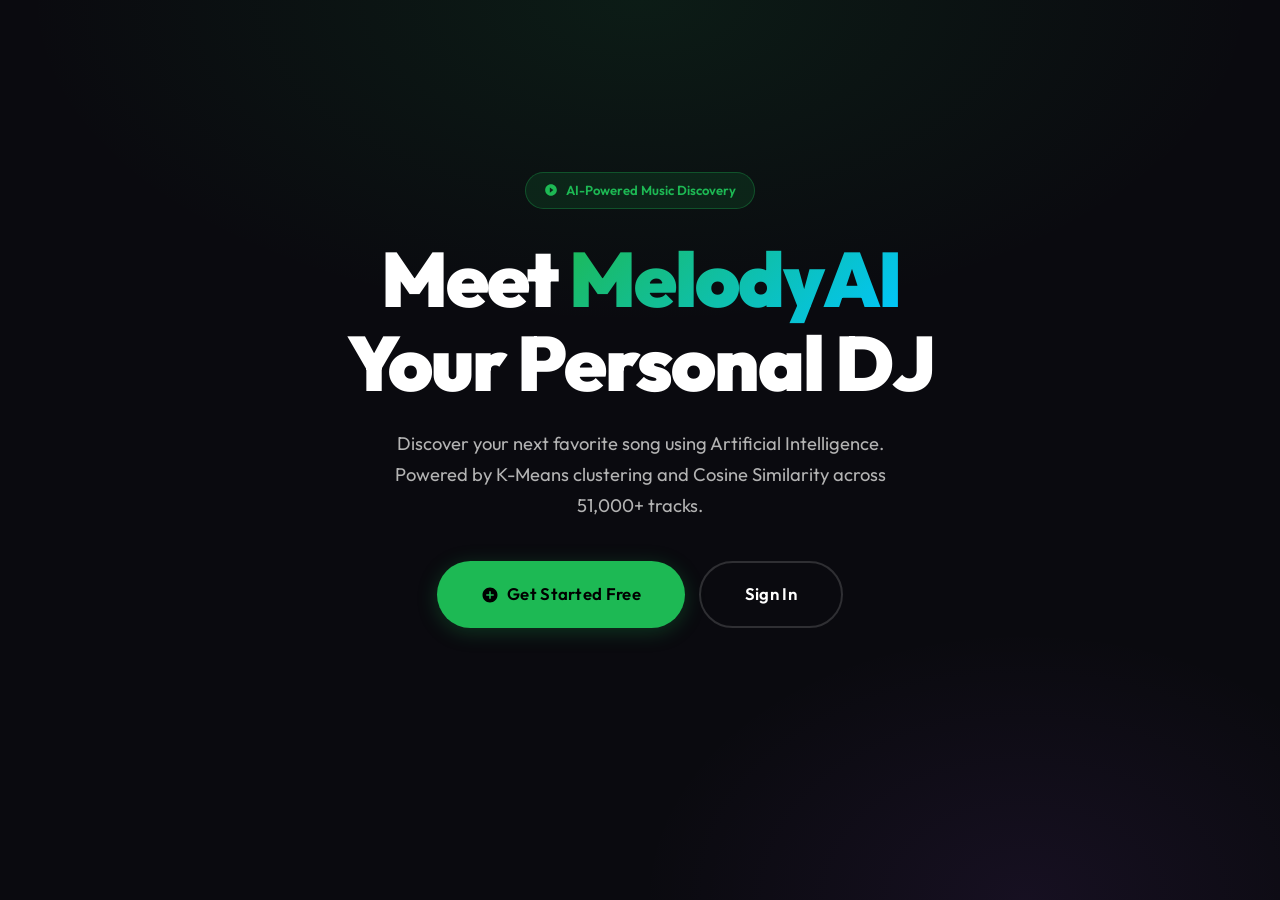
<file: templates/index.html>
<!DOCTYPE html>
<html lang="en">
<head>
  <meta charset="UTF-8" />
  <meta name="viewport" content="width=device-width, initial-scale=1.0" />
  <title>MelodyAI — AI Powered Song Recommendations</title>
  <meta name="description" content="Discover your next favorite song using Artificial Intelligence. MelodyAI recommends songs you'll love based on your taste." />
  <link rel="stylesheet" href="/static/css/style.css" />
</head>
<body>

<!-- Floating music notes background -->
<div class="notes-bg" id="notesBg"></div>

<!-- Landing Hero -->
<section class="landing">

  <div class="landing-badge">
    <svg width="14" height="14" viewBox="0 0 24 24" fill="currentColor">
      <path d="M12 2C6.48 2 2 6.48 2 12s4.48 10 10 10 10-4.48 10-10S17.52 2 12 2zm-2 14.5v-9l6 4.5-6 4.5z"/>
    </svg>
    AI-Powered Music Discovery
  </div>

  <h1>
    Meet <span class="highlight">MelodyAI</span><br/>
    Your Personal DJ
  </h1>

  <p class="tagline">
    Discover your next favorite song using Artificial Intelligence.
    Powered by K-Means clustering and Cosine Similarity across 51,000+ tracks.
  </p>

  <div class="landing-actions">
    <a href="/auth?mode=signup" class="btn btn-primary btn-lg" id="btn-signup">
      <svg width="18" height="18" viewBox="0 0 24 24" fill="currentColor">
        <path d="M12 2C6.48 2 2 6.48 2 12s4.48 10 10 10 10-4.48 10-10S17.52 2 12 2zm5 11h-4v4h-2v-4H7v-2h4V7h2v4h4v2z"/>
      </svg>
      Get Started Free
    </a>
    <a href="/auth?mode=login" class="btn btn-outline btn-lg" id="btn-login">
      Sign In
    </a>
  </div>

  <!-- Audio Visualizer -->
  <div class="visualizer" id="visualizer"></div>

</section>

<!-- Toast Container -->
<div id="toast-container"></div>

<script>
  /* ── Redirect if already logged in ── */
  const user = localStorage.getItem('melody_user');
  if (user) { window.location.href = '/favorites'; }

  /* ── Generate floating music notes ── */
  const notesBg = document.getElementById('notesBg');
  const noteChars = ['♩','♪','♫','♬','🎵','🎶','🎼'];
  for (let i = 0; i < 22; i++) {
    const note = document.createElement('span');
    note.className = 'note';
    note.textContent = noteChars[Math.floor(Math.random() * noteChars.length)];
    note.style.left = Math.random() * 100 + '%';
    note.style.top  = (80 + Math.random() * 30) + '%';
    const dur  = 9 + Math.random() * 14;
    const delay = Math.random() * 12;
    note.style.animationDuration = dur + 's';
    note.style.animationDelay   = delay + 's';
    note.style.fontSize = (1.2 + Math.random() * 1.8) + 'rem';
    notesBg.appendChild(note);
  }

  /* ── Build audio visualizer bars ── */
  const vis = document.getElementById('visualizer');
  const barCount = 28;
  for (let i = 0; i < barCount; i++) {
    const bar = document.createElement('div');
    bar.className = 'bar';
    const dur   = 0.6 + Math.random() * 0.9;
    const delay = Math.random() * 0.7;
    const maxH  = 18 + Math.random() * 36;
    bar.style.animationDuration = dur + 's';
    bar.style.animationDelay   = delay + 's';
    bar.style.setProperty('--max-h', maxH + 'px');
    vis.appendChild(bar);
  }
</script>
</body>
</html>
</file>
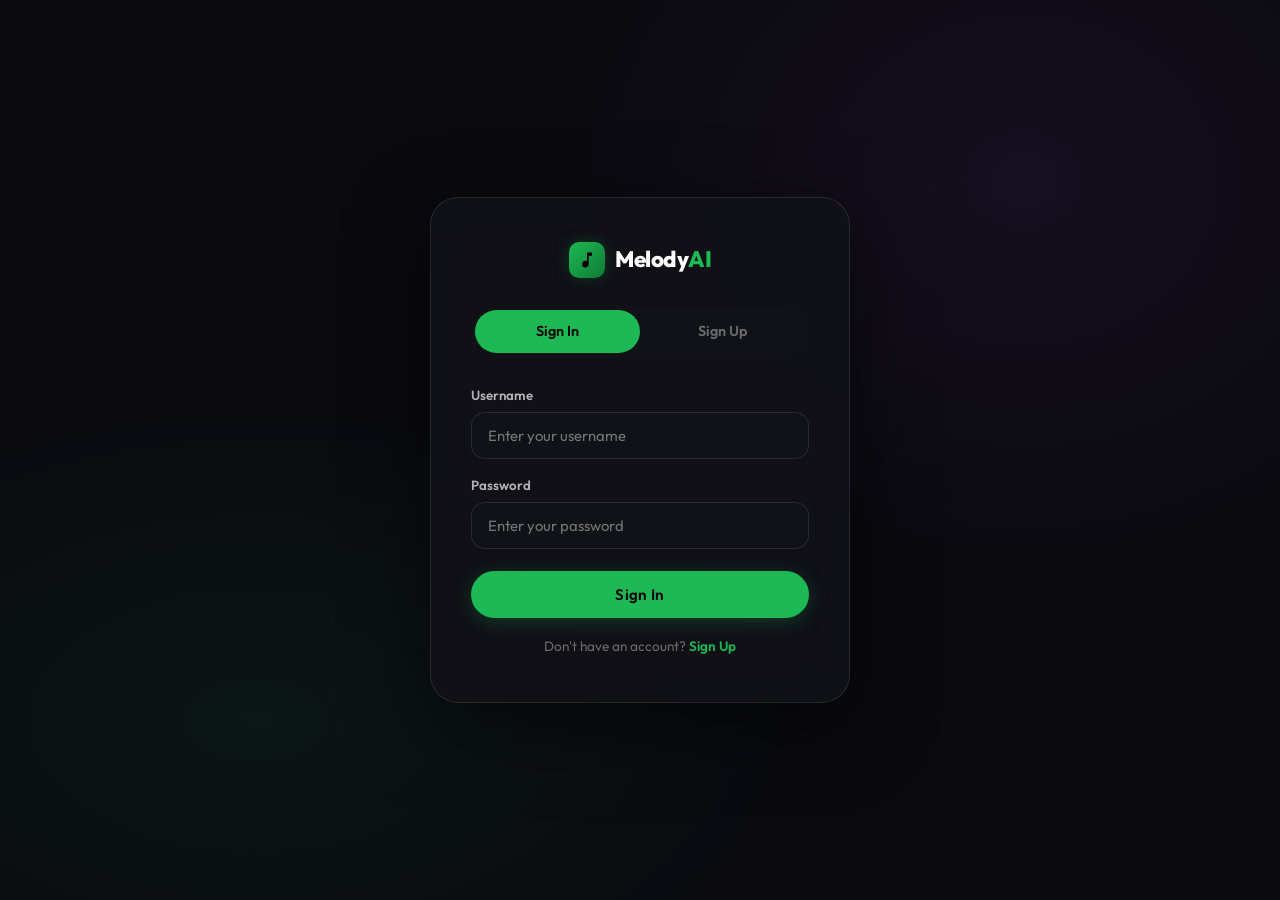
<file: templates/auth.html>
<!DOCTYPE html>
<html lang="en">
<head>
  <meta charset="UTF-8" />
  <meta name="viewport" content="width=device-width, initial-scale=1.0" />
  <title>MelodyAI — Sign In / Sign Up</title>
  <meta name="description" content="Sign in or create your MelodyAI account to start discovering music with AI." />
  <link rel="stylesheet" href="/static/css/style.css" />
</head>
<body>

<div class="auth-container">
  <div class="auth-card">

    <!-- Logo -->
    <div class="auth-logo">
      <div class="logo-icon">
        <svg viewBox="0 0 24 24"><path d="M12 3v10.55c-.59-.34-1.27-.55-2-.55-2.21 0-4 1.79-4 4s1.79 4 4 4 4-1.79 4-4V7h4V3h-6z"/></svg>
      </div>
      <span style="font-size:1.4rem;font-weight:800;letter-spacing:-0.5px;">Melody<span style="color:var(--accent)">AI</span></span>
    </div>

    <!-- Tabs -->
    <div class="auth-tabs">
      <div class="auth-tab" id="tab-login" onclick="switchTab('login')">Sign In</div>
      <div class="auth-tab" id="tab-signup" onclick="switchTab('signup')">Sign Up</div>
    </div>

    <!-- LOGIN FORM -->
    <form id="form-login" onsubmit="handleLogin(event)" novalidate>
      <div class="form-group">
        <label class="form-label" for="login-username">Username</label>
        <input class="form-input" type="text" id="login-username" placeholder="Enter your username" autocomplete="username" />
        <span class="form-error" id="login-username-err">Username is required.</span>
      </div>
      <div class="form-group">
        <label class="form-label" for="login-password">Password</label>
        <input class="form-input" type="password" id="login-password" placeholder="Enter your password" autocomplete="current-password" />
        <span class="form-error" id="login-password-err">Password is required.</span>
      </div>
      <div class="form-error visible" id="login-general-err" style="margin-bottom:14px;display:none;"></div>
      <button type="submit" class="btn btn-primary" style="width:100%;margin-top:6px;" id="login-btn">
        Sign In
      </button>
      <p style="text-align:center;margin-top:18px;font-size:0.85rem;color:var(--text-muted);">
        Don't have an account? <span style="color:var(--accent);cursor:pointer;font-weight:600;" onclick="switchTab('signup')">Sign Up</span>
      </p>
    </form>

    <!-- SIGNUP FORM -->
    <form id="form-signup" onsubmit="handleSignup(event)" novalidate style="display:none;">
      <div class="form-group">
        <label class="form-label" for="signup-name">Display Name</label>
        <input class="form-input" type="text" id="signup-name" placeholder="How should we call you?" autocomplete="name" />
        <span class="form-error" id="signup-name-err">Name is required.</span>
      </div>
      <div class="form-group">
        <label class="form-label" for="signup-username">Username</label>
        <input class="form-input" type="text" id="signup-username" placeholder="Choose a username" autocomplete="username" />
        <span class="form-error" id="signup-username-err">Username is required.</span>
      </div>
      <div class="form-group">
        <label class="form-label" for="signup-password">Password</label>
        <input class="form-input" type="password" id="signup-password" placeholder="Create a password" autocomplete="new-password" />
        <span class="form-error" id="signup-password-err">Password must be at least 6 characters.</span>
      </div>
      <div class="form-error" id="signup-general-err" style="margin-bottom:14px;display:none;"></div>
      <button type="submit" class="btn btn-primary" style="width:100%;margin-top:6px;" id="signup-btn">
        Create Account
      </button>
      <p style="text-align:center;margin-top:18px;font-size:0.85rem;color:var(--text-muted);">
        Already have an account? <span style="color:var(--accent);cursor:pointer;font-weight:600;" onclick="switchTab('login')">Sign In</span>
      </p>
    </form>

  </div>
</div>

<div id="toast-container"></div>

<script src="/static/js/auth.js"></script>
</body>
</html>
</file>
<file: static/css/style.css>
/* ════════════════════════════════════════════
   MelodyAI — Global Design System
   Spotify-inspired dark theme
   ════════════════════════════════════════════ */

@import url('https://fonts.googleapis.com/css2?family=Outfit:wght@300;400;500;600;700;800;900&display=swap');

/* ── Design Tokens ── */
:root {
  --bg-primary:    #0a0a0f;
  --bg-secondary:  #111118;
  --bg-card:       rgba(255,255,255,0.05);
  --bg-card-hover: rgba(255,255,255,0.09);
  --glass-border:  rgba(255,255,255,0.10);
  --glass-strong:  rgba(255,255,255,0.15);

  --accent:        #1db954;
  --accent-dim:    #17a347;
  --accent-glow:   rgba(29,185,84,0.25);
  --accent-glow-strong: rgba(29,185,84,0.45);

  --purple:        #a855f7;
  --purple-glow:   rgba(168,85,247,0.20);

  --text-primary:  #ffffff;
  --text-secondary:#b3b3b3;
  --text-muted:    #6b6b6b;

  --error:         #f44336;
  --error-bg:      rgba(244,67,54,0.12);
  --success-bg:    rgba(29,185,84,0.12);

  --radius-sm:     8px;
  --radius-md:     14px;
  --radius-lg:     20px;
  --radius-xl:     28px;
  --radius-full:   9999px;

  --shadow-card:   0 8px 32px rgba(0,0,0,0.45);
  --shadow-glow:   0 0 40px var(--accent-glow);
  --shadow-hover:  0 16px 48px rgba(0,0,0,0.6);

  --transition:    0.25s cubic-bezier(0.4,0,0.2,1);
  --transition-slow: 0.45s cubic-bezier(0.4,0,0.2,1);
}

/* ── Reset & Base ── */
*, *::before, *::after { box-sizing: border-box; margin: 0; padding: 0; }

html { scroll-behavior: smooth; }

body {
  font-family: 'Outfit', sans-serif;
  background: var(--bg-primary);
  color: var(--text-primary);
  min-height: 100vh;
  overflow-x: hidden;
  line-height: 1.6;
}

a { text-decoration: none; color: inherit; }
img { display: block; max-width: 100%; }
button { font-family: inherit; cursor: pointer; border: none; outline: none; }
input  { font-family: inherit; outline: none; border: none; background: none; }

/* ── Scrollbar ── */
::-webkit-scrollbar { width: 6px; }
::-webkit-scrollbar-track { background: var(--bg-secondary); }
::-webkit-scrollbar-thumb { background: #333; border-radius: var(--radius-full); }
::-webkit-scrollbar-thumb:hover { background: #555; }

/* ══════════════════════════════════════════
   SHARED COMPONENTS
   ══════════════════════════════════════════ */

/* ── Buttons ── */
.btn {
  display: inline-flex;
  align-items: center;
  justify-content: center;
  gap: 8px;
  padding: 14px 32px;
  border-radius: var(--radius-full);
  font-size: 0.95rem;
  font-weight: 600;
  letter-spacing: 0.3px;
  transition: var(--transition);
  position: relative;
  overflow: hidden;
}

.btn::after {
  content: '';
  position: absolute;
  inset: 0;
  background: rgba(255,255,255,0);
  transition: var(--transition);
}

.btn:hover::after { background: rgba(255,255,255,0.08); }
.btn:active { transform: scale(0.97); }

.btn-primary {
  background: var(--accent);
  color: #000;
  box-shadow: 0 4px 20px var(--accent-glow);
}
.btn-primary:hover {
  background: #22d860;
  box-shadow: 0 6px 28px var(--accent-glow-strong);
  transform: translateY(-1px);
}

.btn-outline {
  background: transparent;
  color: var(--text-primary);
  border: 2px solid var(--glass-strong);
}
.btn-outline:hover {
  border-color: var(--accent);
  color: var(--accent);
  box-shadow: 0 0 20px var(--accent-glow);
  transform: translateY(-1px);
}

.btn-ghost {
  background: var(--bg-card);
  color: var(--text-secondary);
  border: 1px solid var(--glass-border);
}
.btn-ghost:hover {
  background: var(--bg-card-hover);
  color: var(--text-primary);
}

.btn:disabled, .btn[disabled] {
  opacity: 0.38;
  cursor: not-allowed;
  pointer-events: none;
}

.btn-lg { padding: 18px 44px; font-size: 1.05rem; }
.btn-sm { padding: 9px 20px; font-size: 0.85rem; }

/* ── Glass Card ── */
.glass-card {
  background: var(--bg-card);
  border: 1px solid var(--glass-border);
  border-radius: var(--radius-lg);
  backdrop-filter: blur(16px);
  -webkit-backdrop-filter: blur(16px);
  transition: var(--transition);
  box-shadow: var(--shadow-card);
}
.glass-card:hover {
  background: var(--bg-card-hover);
  border-color: var(--glass-strong);
  box-shadow: var(--shadow-hover);
  transform: translateY(-3px);
}

/* ── Song Cards ── */
.song-card {
  background: var(--bg-card);
  border: 1px solid var(--glass-border);
  border-radius: var(--radius-md);
  padding: 16px;
  cursor: pointer;
  transition: var(--transition);
  position: relative;
  overflow: hidden;
  display: flex;
  flex-direction: column;
  gap: 10px;
}

.song-card::before {
  content: '';
  position: absolute;
  inset: 0;
  background: linear-gradient(135deg, var(--accent-glow) 0%, transparent 60%);
  opacity: 0;
  transition: var(--transition);
}

.song-card:hover {
  border-color: var(--accent);
  box-shadow: 0 8px 32px var(--accent-glow), var(--shadow-hover);
  transform: translateY(-4px) scale(1.015);
}
.song-card:hover::before { opacity: 1; }
.song-card:active { transform: scale(0.98); }

.song-card .card-img {
  width: 100%;
  aspect-ratio: 1;
  border-radius: var(--radius-sm);
  object-fit: cover;
  position: relative;
  z-index: 1;
}

.song-card .card-img-wrap {
  position: relative;
  z-index: 1;
}

.song-card .play-overlay {
  position: absolute;
  inset: 0;
  display: flex;
  align-items: center;
  justify-content: center;
  background: rgba(0,0,0,0.4);
  border-radius: var(--radius-sm);
  opacity: 0;
  transition: var(--transition);
}

.song-card:hover .play-overlay { opacity: 1; }

.play-icon {
  width: 48px;
  height: 48px;
  background: var(--accent);
  border-radius: 50%;
  display: flex;
  align-items: center;
  justify-content: center;
  box-shadow: 0 4px 20px var(--accent-glow-strong);
  transform: scale(0.85);
  transition: var(--transition);
}
.song-card:hover .play-icon { transform: scale(1); }

.play-icon svg { width: 20px; height: 20px; fill: #000; margin-left: 2px; }

.song-card .card-info { position: relative; z-index: 1; }
.song-card .card-title {
  font-size: 0.9rem;
  font-weight: 600;
  color: var(--text-primary);
  white-space: nowrap;
  overflow: hidden;
  text-overflow: ellipsis;
  margin-bottom: 3px;
}
.song-card .card-artist {
  font-size: 0.78rem;
  color: var(--text-secondary);
  white-space: nowrap;
  overflow: hidden;
  text-overflow: ellipsis;
}

/* ── Stream Links (Spotify / YouTube) ── */
.stream-links {
  display: flex;
  gap: 7px;
  position: relative;
  z-index: 2;
  margin-top: 2px;
}

.stream-btn {
  display: inline-flex;
  align-items: center;
  gap: 5px;
  flex: 1;
  justify-content: center;
  padding: 6px 8px;
  border-radius: var(--radius-full);
  font-size: 0.72rem;
  font-weight: 700;
  letter-spacing: 0.2px;
  text-decoration: none;
  border: 1px solid transparent;
  transition: var(--transition);
  opacity: 0.70;
  cursor: pointer;
  white-space: nowrap;
}

.stream-btn svg {
  width: 11px;
  height: 11px;
  flex-shrink: 0;
}

.stream-btn.spotify {
  background: rgba(29, 185, 84, 0.12);
  border-color: rgba(29, 185, 84, 0.30);
  color: #1db954;
}

.stream-btn.spotify:hover {
  background: rgba(29, 185, 84, 0.25);
  border-color: #1db954;
  box-shadow: 0 0 12px rgba(29, 185, 84, 0.35);
  opacity: 1;
  transform: translateY(-1px);
}

.stream-btn.youtube {
  background: rgba(255, 48, 48, 0.10);
  border-color: rgba(255, 48, 48, 0.25);
  color: #ff4444;
}

.stream-btn.youtube:hover {
  background: rgba(255, 48, 48, 0.22);
  border-color: #ff4444;
  box-shadow: 0 0 12px rgba(255, 48, 48, 0.30);
  opacity: 1;
  transform: translateY(-1px);
}

.song-card:hover .stream-btn {
  opacity: 1;
}

/* ── Song Grid ── */
.song-grid {
  display: grid;
  grid-template-columns: repeat(5, 1fr);
  gap: 18px;
}

@media (max-width: 1100px) { .song-grid { grid-template-columns: repeat(3, 1fr); } }
@media (max-width: 700px)  { .song-grid { grid-template-columns: repeat(2, 1fr); } }
@media (max-width: 440px)  { .song-grid { grid-template-columns: 1fr; } }

/* ── Navbar ── */
.navbar {
  position: fixed;
  top: 0; left: 0; right: 0;
  z-index: 100;
  display: flex;
  align-items: center;
  justify-content: space-between;
  padding: 16px 40px;
  background: rgba(10,10,15,0.80);
  backdrop-filter: blur(20px);
  -webkit-backdrop-filter: blur(20px);
  border-bottom: 1px solid var(--glass-border);
}

.nav-logo {
  display: flex;
  align-items: center;
  gap: 10px;
  font-size: 1.3rem;
  font-weight: 800;
  letter-spacing: -0.5px;
}

.nav-logo .logo-dot { color: var(--accent); }

.nav-actions { display: flex; align-items: center; gap: 12px; }

/* ── Logo Icon ── */
.logo-icon {
  width: 36px;
  height: 36px;
  background: linear-gradient(135deg, var(--accent), #0f7a35);
  border-radius: 10px;
  display: flex;
  align-items: center;
  justify-content: center;
  box-shadow: 0 0 16px var(--accent-glow);
}
.logo-icon svg { width: 20px; height: 20px; fill: #000; }

/* ── Page Layout ── */
.page {
  min-height: 100vh;
  padding: 100px 40px 60px;
}

.page-header {
  margin-bottom: 40px;
}
.page-header h1 {
  font-size: 2.2rem;
  font-weight: 800;
  letter-spacing: -0.5px;
  margin-bottom: 8px;
}
.page-header p {
  color: var(--text-secondary);
  font-size: 1rem;
}

/* ── Search Bar ── */
.search-wrap {
  position: relative;
  max-width: 560px;
}

.search-input {
  width: 100%;
  background: var(--bg-card);
  border: 1.5px solid var(--glass-border);
  border-radius: var(--radius-full);
  padding: 14px 20px 14px 50px;
  font-size: 0.95rem;
  color: var(--text-primary);
  transition: var(--transition);
}

.search-input::placeholder { color: var(--text-muted); }

.search-input:focus {
  border-color: var(--accent);
  box-shadow: 0 0 0 3px var(--accent-glow);
  background: var(--bg-secondary);
}

.search-icon {
  position: absolute;
  left: 17px;
  top: 50%;
  transform: translateY(-50%);
  color: var(--text-muted);
  pointer-events: none;
}

.search-icon svg { width: 19px; height: 19px; }

/* ── Autocomplete Dropdown ── */
.autocomplete-drop {
  position: absolute;
  top: calc(100% + 8px);
  left: 0; right: 0;
  background: #16161e;
  border: 1px solid var(--glass-border);
  border-radius: var(--radius-md);
  max-height: 300px;
  overflow-y: auto;
  z-index: 200;
  box-shadow: 0 16px 48px rgba(0,0,0,0.6);
  display: none;
}

.autocomplete-drop.open { display: block; }

.autocomplete-item {
  padding: 12px 18px;
  cursor: pointer;
  transition: background var(--transition);
  display: flex;
  flex-direction: column;
  gap: 2px;
  border-bottom: 1px solid rgba(255,255,255,0.04);
}
.autocomplete-item:last-child { border-bottom: none; }
.autocomplete-item:hover, .autocomplete-item.active {
  background: rgba(29,185,84,0.10);
}
.autocomplete-item .item-name { font-size: 0.9rem; font-weight: 500; }
.autocomplete-item .item-artist { font-size: 0.78rem; color: var(--text-muted); }

/* ── Selection Pills ── */
.selected-pills {
  display: flex;
  flex-wrap: wrap;
  gap: 10px;
  margin-top: 18px;
  min-height: 40px;
}

.pill {
  display: inline-flex;
  align-items: center;
  gap: 8px;
  padding: 8px 14px;
  background: var(--success-bg);
  border: 1px solid var(--accent);
  border-radius: var(--radius-full);
  font-size: 0.83rem;
  font-weight: 500;
  color: var(--accent);
  animation: pill-in 0.2s ease;
}

@keyframes pill-in {
  from { opacity: 0; transform: scale(0.85); }
  to   { opacity: 1; transform: scale(1); }
}

.pill-remove {
  width: 18px; height: 18px;
  border-radius: 50%;
  background: rgba(29,185,84,0.2);
  display: flex; align-items: center; justify-content: center;
  cursor: pointer;
  transition: background var(--transition);
  color: var(--accent);
  font-size: 14px;
  line-height: 1;
  flex-shrink: 0;
}
.pill-remove:hover { background: rgba(29,185,84,0.4); }

/* ── Counter Badge ── */
.counter-badge {
  display: inline-flex;
  align-items: center;
  gap: 6px;
  padding: 6px 16px;
  border-radius: var(--radius-full);
  font-size: 0.85rem;
  font-weight: 600;
  background: var(--bg-card);
  border: 1px solid var(--glass-border);
  color: var(--text-secondary);
  transition: var(--transition);
}
.counter-badge.complete {
  background: var(--success-bg);
  border-color: var(--accent);
  color: var(--accent);
}
.counter-badge .dot {
  width: 7px; height: 7px;
  border-radius: 50%;
  background: currentColor;
}

/* ── Toast Notifications ── */
#toast-container {
  position: fixed;
  bottom: 30px;
  right: 30px;
  z-index: 9999;
  display: flex;
  flex-direction: column;
  gap: 10px;
}

.toast {
  background: #1e1e2a;
  border: 1px solid var(--glass-border);
  border-radius: var(--radius-md);
  padding: 14px 20px;
  font-size: 0.88rem;
  color: var(--text-primary);
  box-shadow: var(--shadow-card);
  display: flex;
  align-items: center;
  gap: 10px;
  min-width: 260px;
  max-width: 360px;
  animation: toast-in 0.3s ease;
}
.toast.error   { border-left: 3px solid var(--error);  }
.toast.success { border-left: 3px solid var(--accent); }
.toast.info    { border-left: 3px solid var(--purple); }

@keyframes toast-in {
  from { opacity: 0; transform: translateX(30px); }
  to   { opacity: 1; transform: translateX(0); }
}
@keyframes toast-out {
  from { opacity: 1; transform: translateX(0); }
  to   { opacity: 0; transform: translateX(30px); }
}

/* ── Loading Spinner ── */
.spinner {
  width: 44px; height: 44px;
  border: 3px solid rgba(29,185,84,0.2);
  border-top-color: var(--accent);
  border-radius: 50%;
  animation: spin 0.75s linear infinite;
}

@keyframes spin { to { transform: rotate(360deg); } }

.loading-overlay {
  position: fixed;
  inset: 0;
  background: rgba(10,10,15,0.80);
  backdrop-filter: blur(8px);
  display: flex;
  flex-direction: column;
  align-items: center;
  justify-content: center;
  gap: 20px;
  z-index: 500;
  opacity: 0;
  pointer-events: none;
  transition: opacity 0.3s;
}
.loading-overlay.visible { opacity: 1; pointer-events: all; }
.loading-overlay p { color: var(--text-secondary); font-size: 0.95rem; }

/* ── Skeleton Loader ── */
.skeleton {
  background: linear-gradient(90deg, #1a1a24 25%, #222233 50%, #1a1a24 75%);
  background-size: 200% 100%;
  animation: shimmer 1.4s infinite;
  border-radius: var(--radius-sm);
}
@keyframes shimmer {
  from { background-position: 200% 0; }
  to   { background-position: -200% 0; }
}

/* ── Error / Empty States ── */
.state-box {
  display: flex;
  flex-direction: column;
  align-items: center;
  justify-content: center;
  gap: 16px;
  padding: 60px 20px;
  text-align: center;
}
.state-box .state-icon { font-size: 3.5rem; opacity: 0.4; }
.state-box h3 { font-size: 1.2rem; font-weight: 600; }
.state-box p { color: var(--text-secondary); font-size: 0.9rem; max-width: 340px; }

/* ── Breadcrumb Trail ── */
.breadcrumb {
  display: flex;
  align-items: center;
  gap: 8px;
  flex-wrap: wrap;
  font-size: 0.82rem;
  color: var(--text-muted);
  margin-bottom: 24px;
}
.breadcrumb .crumb {
  padding: 4px 12px;
  border-radius: var(--radius-full);
  background: var(--bg-card);
  border: 1px solid var(--glass-border);
  transition: var(--transition);
  max-width: 180px;
  overflow: hidden;
  text-overflow: ellipsis;
  white-space: nowrap;
}
.breadcrumb .crumb.current {
  background: var(--success-bg);
  border-color: var(--accent);
  color: var(--accent);
  font-weight: 500;
}
.breadcrumb .arrow { color: var(--text-muted); font-size: 0.75rem; }

/* ── Section Title ── */
.section-title {
  font-size: 1.6rem;
  font-weight: 700;
  letter-spacing: -0.3px;
  margin-bottom: 6px;
}
.section-sub {
  color: var(--text-secondary);
  font-size: 0.9rem;
  margin-bottom: 28px;
}

/* ── Divider ── */
.divider {
  border: none;
  border-top: 1px solid var(--glass-border);
  margin: 28px 0;
}

/* ── Auth Form ── */
.auth-container {
  min-height: 100vh;
  display: flex;
  align-items: center;
  justify-content: center;
  padding: 20px;
  background:
    radial-gradient(ellipse 60% 50% at 20% 80%, rgba(29,185,84,0.07) 0%, transparent 70%),
    radial-gradient(ellipse 50% 60% at 80% 20%, rgba(168,85,247,0.07) 0%, transparent 70%),
    var(--bg-primary);
}

.auth-card {
  width: 100%;
  max-width: 420px;
  background: rgba(17,17,24,0.90);
  border: 1px solid var(--glass-border);
  border-radius: var(--radius-xl);
  padding: 44px 40px;
  backdrop-filter: blur(24px);
  box-shadow: 0 24px 80px rgba(0,0,0,0.5);
}

.auth-logo {
  display: flex;
  align-items: center;
  justify-content: center;
  gap: 10px;
  margin-bottom: 28px;
}

.auth-tabs {
  display: flex;
  gap: 0;
  background: var(--bg-secondary);
  border-radius: var(--radius-full);
  padding: 4px;
  margin-bottom: 28px;
}

.auth-tab {
  flex: 1;
  text-align: center;
  padding: 10px;
  border-radius: var(--radius-full);
  font-size: 0.9rem;
  font-weight: 600;
  cursor: pointer;
  color: var(--text-muted);
  transition: var(--transition);
}
.auth-tab.active { background: var(--accent); color: #000; }

.form-group {
  display: flex;
  flex-direction: column;
  gap: 6px;
  margin-bottom: 16px;
}
.form-label { font-size: 0.83rem; font-weight: 600; color: var(--text-secondary); }

.form-input {
  width: 100%;
  background: var(--bg-secondary);
  border: 1.5px solid var(--glass-border);
  border-radius: var(--radius-md);
  padding: 13px 16px;
  font-size: 0.93rem;
  color: var(--text-primary);
  transition: var(--transition);
}
.form-input:focus { border-color: var(--accent); box-shadow: 0 0 0 3px var(--accent-glow); }
.form-input.error { border-color: var(--error); }

.form-error {
  font-size: 0.78rem;
  color: var(--error);
  display: none;
}
.form-error.visible { display: block; }

/* ── Responsive ── */
@media (max-width: 768px) {
  .page { padding: 90px 20px 50px; }
  .navbar { padding: 14px 20px; }
  .page-header h1 { font-size: 1.7rem; }
  .auth-card { padding: 32px 24px; }
}

/* ══════════════════════════════════════════
   LANDING PAGE
   ══════════════════════════════════════════ */
.landing {
  min-height: 100vh;
  display: flex;
  flex-direction: column;
  align-items: center;
  justify-content: center;
  text-align: center;
  padding: 40px 20px;
  position: relative;
  overflow: hidden;
  background:
    radial-gradient(ellipse 80% 60% at 50% 0%,   rgba(29,185,84,0.10) 0%, transparent 60%),
    radial-gradient(ellipse 50% 50% at 80% 100%, rgba(168,85,247,0.08) 0%, transparent 60%),
    var(--bg-primary);
}

/* Floating music notes */
.notes-bg {
  position: absolute;
  inset: 0;
  pointer-events: none;
  overflow: hidden;
}

.note {
  position: absolute;
  font-size: 1.8rem;
  opacity: 0;
  animation: float-note linear infinite;
  user-select: none;
}

@keyframes float-note {
  0%   { opacity: 0;    transform: translateY(0)   rotate(0deg);   }
  10%  { opacity: 0.18; }
  90%  { opacity: 0.10; }
  100% { opacity: 0;    transform: translateY(-110vh) rotate(360deg); }
}

.landing-badge {
  display: inline-flex;
  align-items: center;
  gap: 8px;
  padding: 7px 18px;
  border-radius: var(--radius-full);
  background: var(--success-bg);
  border: 1px solid rgba(29,185,84,0.3);
  font-size: 0.82rem;
  font-weight: 600;
  color: var(--accent);
  margin-bottom: 28px;
  animation: fade-up 0.6s ease both;
}

.landing h1 {
  font-size: clamp(2.8rem, 6vw, 5rem);
  font-weight: 900;
  letter-spacing: -2px;
  line-height: 1.1;
  margin-bottom: 22px;
  animation: fade-up 0.6s 0.1s ease both;
}

.landing h1 .highlight {
  background: linear-gradient(135deg, var(--accent) 0%, #00c6ff 100%);
  -webkit-background-clip: text;
  -webkit-text-fill-color: transparent;
  background-clip: text;
}

.landing p.tagline {
  font-size: 1.15rem;
  color: var(--text-secondary);
  max-width: 520px;
  margin: 0 auto 40px;
  line-height: 1.7;
  animation: fade-up 0.6s 0.2s ease both;
}

.landing-actions {
  display: flex;
  gap: 14px;
  justify-content: center;
  flex-wrap: wrap;
  animation: fade-up 0.6s 0.3s ease both;
}

/* Visualizer bars */
.visualizer {
  display: flex;
  align-items: flex-end;
  gap: 5px;
  height: 52px;
  margin: 48px auto 0;
  justify-content: center;
  animation: fade-up 0.6s 0.4s ease both;
}

.bar {
  width: 5px;
  background: linear-gradient(to top, var(--accent), #00c6ff);
  border-radius: 3px;
  animation: bar-dance ease-in-out infinite alternate;
  opacity: 0.7;
}

@keyframes bar-dance {
  from { height: 8px;  opacity: 0.4; }
  to   { height: 52px; opacity: 1;   }
}

@keyframes fade-up {
  from { opacity: 0; transform: translateY(24px); }
  to   { opacity: 1; transform: translateY(0); }
}
</file>
